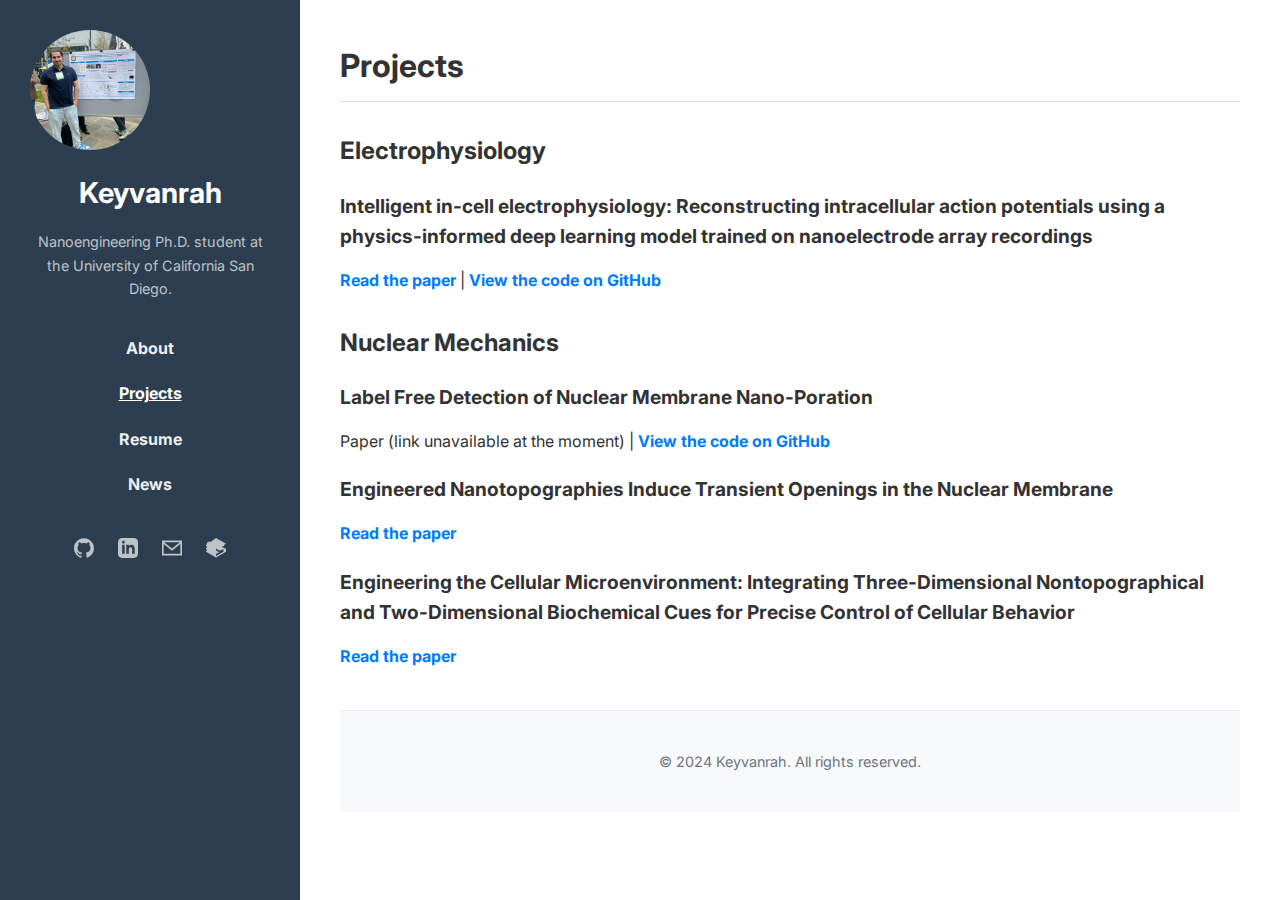
<file: projects.html>
<!DOCTYPE html>
<html lang="en">
<head>
    <meta charset="UTF-8">
    <meta name="viewport" content="width=device-width, initial-scale=1.0">
    <title>Keyvanrah - Projects</title>
    <link href="https://fonts.googleapis.com/css2?family=Inter:wght@400;700&display=swap" rel="stylesheet">
    <link rel="stylesheet" href="style.css">
</head>
<body>
    <div class="page-wrapper">
        <aside class="sidebar">
            <div class="sidebar-content">
                <div class="profile-pic-placeholder">
                    <img src="profile.jpeg" alt="Keyvanrah">
                </div>
                <h1>Keyvanrah</h1>
                <p class="subtitle">Nanoengineering Ph.D. student at the University of California San Diego.</p>
                <nav class="sidebar-nav">
                    <ul>
                        <li><a href="index.html">About</a></li>
                        <li><a href="projects.html" class="active">Projects</a></li>
                        <li><a href="resume.html">Resume</a></li>
                        <li><a href="news.html">News</a></li>
                    </ul>
                </nav>
                <div class="social-links-sidebar">
                    <a href="https://github.com/Bionelab" target="_blank" aria-label="GitHub">
                        <svg viewBox="0 0 24 24" xmlns="http://www.w3.org/2000/svg"><path d="M12 .297c-6.63 0-12 5.373-12 12 0 5.303 3.438 9.8 8.205 11.385.6.113.82-.258.82-.577 0-.285-.01-1.04-.015-2.04-3.338.724-4.042-1.61-4.042-1.61C4.422 18.07 3.633 17.7 3.633 17.7c-1.087-.744.084-.729.084-.729 1.205.084 1.838 1.236 1.838 1.236 1.07 1.835 2.809 1.305 3.495.998.108-.776.417-1.305.76-1.605-2.665-.3-5.466-1.332-5.466-5.93 0-1.31.465-2.38 1.235-3.22-.135-.303-.54-1.523.105-3.176 0 0 1.005-.322 3.3 1.23.96-.267 1.98-.399 3-.405 1.02.006 2.04.138 3 .405 2.28-1.552 3.285-1.23 3.285-1.23.645 1.653.24 2.873.12 3.176.765.84 1.23 1.91 1.23 3.22 0 4.61-2.805 5.625-5.475 5.92.42.36.81 1.096.81 2.22 0 1.606-.015 2.896-.015 3.286 0 .315.21.69.825.57C20.565 22.092 24 17.592 24 12.297c0-6.627-5.373-12-12-12"/></svg>
                    </a>
                    <a href="https://www.linkedin.com/in/keivan-rahmani/" target="_blank" aria-label="LinkedIn">
                        <svg viewBox="0 0 24 24" xmlns="http://www.w3.org/2000/svg"><path d="M19 0h-14c-2.761 0-5 2.239-5 5v14c0 2.761 2.239 5 5 5h14c2.762 0 5-2.239 5-5v-14c0-2.761-2.238-5-5-5zm-11 19h-3v-11h3v11zm-1.5-12.268c-.966 0-1.75-.79-1.75-1.764s.784-1.764 1.75-1.764 1.75.79 1.75 1.764-.783 1.764-1.75 1.764zm13.5 12.268h-3v-5.604c0-3.368-4-3.113-4 0v5.604h-3v-11h3v1.765c1.396-2.586 7-2.777 7 2.476v6.759z"/></svg>
                    </a>
                    <a href="mailto:kerahmani@ucsd.edu" aria-label="Email">
                        <svg viewBox="0 0 24 24" xmlns="http://www.w3.org/2000/svg"><path d="M0 3v18h24v-18h-24zm21.518 2l-9.518 7.713-9.518-7.713h19.036zm-19.518 14v-11.817l10 8.104 10-8.104v11.817h-20z"/></svg>
                    </a>
                    <a href="https://scholar.google.com/citations?user=CQgfkuEAAAAJ&hl=en" target="_blank" aria-label="Google Scholar">
                        <svg viewBox="0 0 24 24" xmlns="http://www.w3.org/2000/svg"><path d="M5.242 13.769l5.445-3.021L5.242 7.727V5.5L13.501 10l-8.259 4.5v-2.231zm10.983 1.431L12 12.581v2.457l3.675 2.04L12 19.125v2.375l8.969-5.053V13.5l-4.744 1.689v.011zM5 19.125V17.25L1.031 15V13.5L0 13.05v-1.1L1.031 11.5V10L0 9.55V8.45L1.031 7.5V5.75L5 3.875v1.196l.406-.223L12 0l12 6.75V7.5h-2.088v1.624L21.088 10H19.5v1.5H21.088l-.031.03L24 13.2V16.5l-12 6.75-12-6.75v-1.125L5 15.075v.025z"/></svg>
                    </a>
                </div>
            </div>
        </aside>

        <main class="main-content">
            <section id="projects">
                <h2>Projects</h2>

                <h3>Electrophysiology</h3>
                <ul>
                    <li>
                        <h4>Intelligent in-cell electrophysiology: Reconstructing intracellular action potentials using a physics-informed deep learning model trained on nanoelectrode array recordings</h4>
                        <p>
                            <a href="https://www.nature.com/articles/s41467-024-55571-6" target="_blank">Read the paper</a> |
                            <a href="https://github.com/Bionelab/Reconstructing-intracellular-action-potentials-from-cardiac-extracellular-waveforms" target="_blank">View the code on GitHub</a>
                        </p>
                    </li>
                </ul>

                <h3>Nuclear Mechanics</h3>
                <ul>
                    <li>
                        <h4>Label Free Detection of Nuclear Membrane Nano-Poration</h4>
                        <p>
                            Paper (link unavailable at the moment) |
                            <a href="https://github.com/Bionelab/Label-Free-Detection-of-Nuclear-Membrane-Nano-Poration" target="_blank">View the code on GitHub</a>
                        </p>
                    </li>
                    <li>
                        <h4>Engineered Nanotopographies Induce Transient Openings in the Nuclear Membrane</h4>
                        <p>
                            <a href="https://advanced.onlinelibrary.wiley.com/doi/abs/10.1002/adfm.202570031" target="_blank">Read the paper</a>
                        </p>
                    </li>
                    <li>
                        <h4>Engineering the Cellular Microenvironment: Integrating Three-Dimensional Nontopographical and Two-Dimensional Biochemical Cues for Precise Control of Cellular Behavior</h4>
                        <p>
                            <a href="https://pubs.acs.org/doi/full/10.1021/acsnano.4c03743" target="_blank">Read the paper</a>
                        </p>
                    </li>
                </ul>
            </section>
            
            <footer>
                <p>&copy; 2024 Keyvanrah. All rights reserved.</p>
            </footer>
        </main>
    </div>
</body>
</html>
</file>
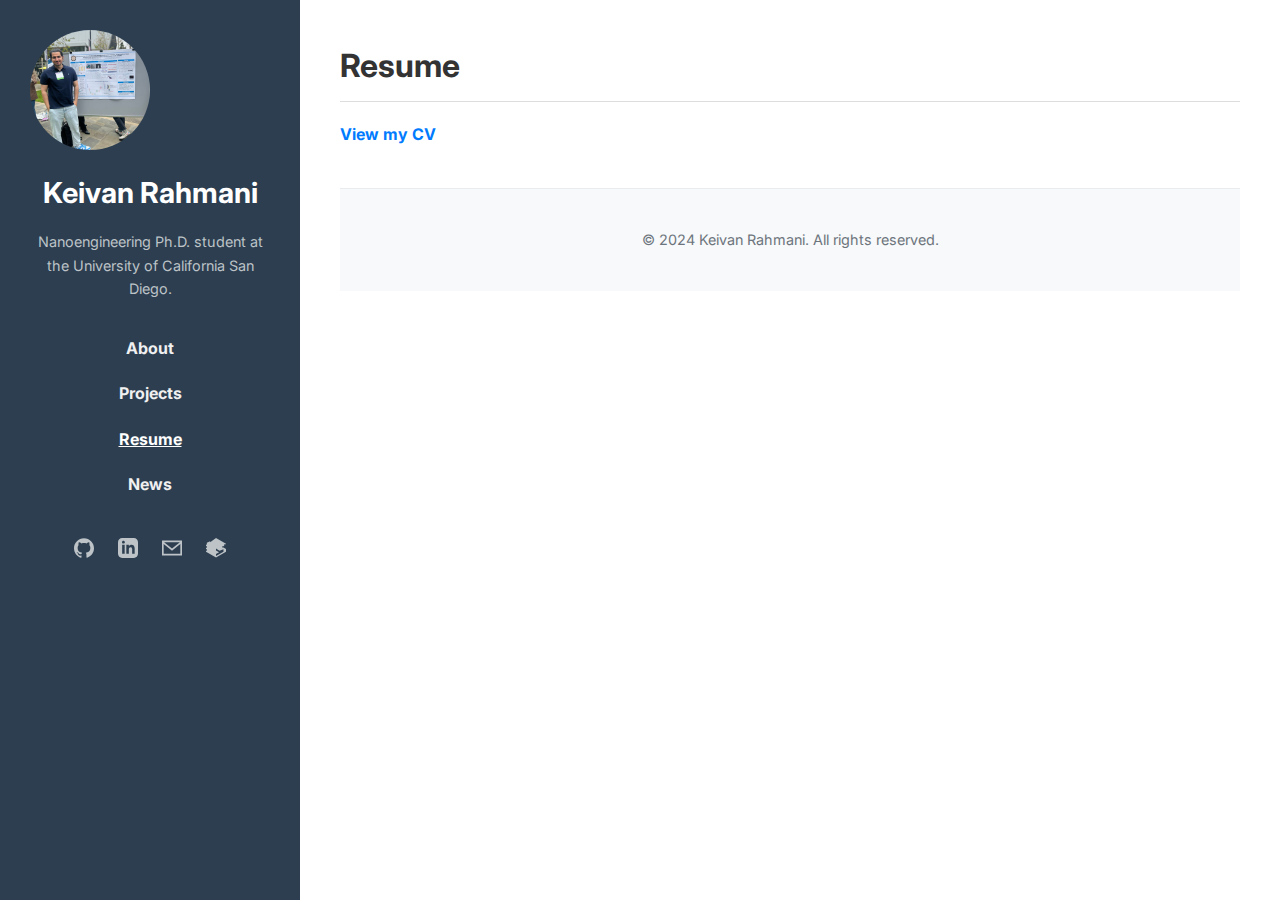
<file: resume.html>
<!DOCTYPE html>
<html lang="en">
<head>
    <meta charset="UTF-8">
    <meta name="viewport" content="width=device-width, initial-scale=1.0">
    <title>Keivan Rahmani - Resume</title>
    <link href="https://fonts.googleapis.com/css2?family=Inter:wght@400;700&display=swap" rel="stylesheet">
    <link rel="stylesheet" href="style.css">
</head>
<body>
    <div class="page-wrapper">
        <aside class="sidebar">
            <div class="sidebar-content">
                <div class="profile-pic-placeholder">
                    <img src="profile.jpeg" alt="Keivan Rahmani">
                </div>
                <h1>Keivan Rahmani</h1>
                <p class="subtitle">Nanoengineering Ph.D. student at the University of California San Diego.</p>
                <nav class="sidebar-nav">
                    <ul>
                        <li><a href="index.html">About</a></li>
                        <li><a href="projects.html">Projects</a></li>
                        <li><a href="resume.html" class="active">Resume</a></li>
                        <li><a href="news.html">News</a></li>
                    </ul>
                </nav>
                <div class="social-links-sidebar">
                    <a href="https://github.com/Bionelab" target="_blank" aria-label="GitHub">
                        <svg viewBox="0 0 24 24" xmlns="http://www.w3.org/2000/svg"><path d="M12 .297c-6.63 0-12 5.373-12 12 0 5.303 3.438 9.8 8.205 11.385.6.113.82-.258.82-.577 0-.285-.01-1.04-.015-2.04-3.338.724-4.042-1.61-4.042-1.61C4.422 18.07 3.633 17.7 3.633 17.7c-1.087-.744.084-.729.084-.729 1.205.084 1.838 1.236 1.838 1.236 1.07 1.835 2.809 1.305 3.495.998.108-.776.417-1.305.76-1.605-2.665-.3-5.466-1.332-5.466-5.93 0-1.31.465-2.38 1.235-3.22-.135-.303-.54-1.523.105-3.176 0 0 1.005-.322 3.3 1.23.96-.267 1.98-.399 3-.405 1.02.006 2.04.138 3 .405 2.28-1.552 3.285-1.23 3.285-1.23.645 1.653.24 2.873.12 3.176.765.84 1.23 1.91 1.23 3.22 0 4.61-2.805 5.625-5.475 5.92.42.36.81 1.096.81 2.22 0 1.606-.015 2.896-.015 3.286 0 .315.21.69.825.57C20.565 22.092 24 17.592 24 12.297c0-6.627-5.373-12-12-12"/></svg>
                    </a>
                    <a href="https://www.linkedin.com/in/keivan-rahmani/" target="_blank" aria-label="LinkedIn">
                        <svg viewBox="0 0 24 24" xmlns="http://www.w3.org/2000/svg"><path d="M19 0h-14c-2.761 0-5 2.239-5 5v14c0 2.761 2.239 5 5 5h14c2.762 0 5-2.239 5-5v-14c0-2.761-2.238-5-5-5zm-11 19h-3v-11h3v11zm-1.5-12.268c-.966 0-1.75-.79-1.75-1.764s.784-1.764 1.75-1.764 1.75.79 1.75 1.764-.783 1.764-1.75 1.764zm13.5 12.268h-3v-5.604c0-3.368-4-3.113-4 0v5.604h-3v-11h3v1.765c1.396-2.586 7-2.777 7 2.476v6.759z"/></svg>
                    </a>
                    <a href="mailto:kerahmani@ucsd.edu" aria-label="Email">
                        <svg viewBox="0 0 24 24" xmlns="http://www.w3.org/2000/svg"><path d="M0 3v18h24v-18h-24zm21.518 2l-9.518 7.713-9.518-7.713h19.036zm-19.518 14v-11.817l10 8.104 10-8.104v11.817h-20z"/></svg>
                    </a>
                    <a href="https://scholar.google.com/citations?user=CQgfkuEAAAAJ&hl=en" target="_blank" aria-label="Google Scholar">
                        <svg viewBox="0 0 24 24" xmlns="http://www.w3.org/2000/svg"><path d="M5.242 13.769l5.445-3.021L5.242 7.727V5.5L13.501 10l-8.259 4.5v-2.231zm10.983 1.431L12 12.581v2.457l3.675 2.04L12 19.125v2.375l8.969-5.053V13.5l-4.744 1.689v.011zM5 19.125V17.25L1.031 15V13.5L0 13.05v-1.1L1.031 11.5V10L0 9.55V8.45L1.031 7.5V5.75L5 3.875v1.196l.406-.223L12 0l12 6.75V7.5h-2.088v1.624L21.088 10H19.5v1.5H21.088l-.031.03L24 13.2V16.5l-12 6.75-12-6.75v-1.125L5 15.075v.025z"/></svg>
                    </a>
                </div>
            </div>
        </aside>

        <main class="main-content">
            <section id="resume">
                <h2>Resume</h2>
                <p>
                    <a href="cv_google.pdf" target="_blank">View my CV</a>
                </p>
            </section>
            
            <footer>
                <p>&copy; 2024 Keivan Rahmani. All rights reserved.</p>
            </footer>
        </main>
    </div>
</body>
</html>
</file>
<file: style.css>
/* Reset and Base Styles */
html {
    scroll-behavior: smooth; /* Smooth scrolling for anchor links */
}

body {
    font-family: 'Inter', sans-serif;
    margin: 0;
    padding: 0;
    background-color: #ffffff; /* White background for main area */
    color: #333333; /* Dark text for main area */
    line-height: 1.6;
}

.page-wrapper {
    display: flex;
}

/* Sidebar Styles - Reverting to Dark Theme like example */
.sidebar {
    width: 300px;
    height: 100vh;
    position: fixed;
    left: 0;
    top: 0;
    background-color: #2c3e50; /* Dark slate blue */
    color: #f0f0f0; /* Off-white text */
    padding: 30px;
    box-sizing: border-box;
    display: flex;
    flex-direction: column;
    align-items: center; /* Center content in sidebar */
    text-align: center; /* Center text in sidebar */
    overflow-y: auto;
    /* border-right: 1px solid #e0e0e0; Removed for cleaner dark sidebar */
}

.profile-pic-placeholder {
    width: 120px;
    height: 120px;
    background-color: #4a5a6a; /* Darker placeholder */
    border-radius: 50%;
    margin-bottom: 20px;
    overflow: hidden;
}

.profile-pic-placeholder img {
    width: 100%;
    height: 100%;
    object-fit: cover;
}

.sidebar h1 {
    font-family: 'Inter', sans-serif;
    font-size: 1.8em; /* Adjusted for Inter */
    font-weight: 700;
    margin: 0 0 5px 0;
    color: #ffffff; /* Pure white for name */
}

.sidebar .subtitle {
    font-size: 0.9em;
    color: #bdc3c7; /* Lighter gray for subtitle */
    margin-bottom: 30px;
    font-weight: 400;
}

.sidebar-nav ul {
    list-style: none;
    padding: 0;
    margin: 0 0 30px 0;
}

.sidebar-nav li {
    margin-bottom: 8px;
}

.sidebar-nav a {
    color: #f0f0f0;
    text-decoration: none;
    font-size: 1em;
    font-weight: 700;
    display: inline-block;
    padding: 6px 10px;
    border-radius: 4px;
    transition: color 0.3s ease, background-color 0.3s ease;
}

.sidebar-nav a:hover {
    color: #ffffff;
    text-decoration: underline;
}

.sidebar-nav a.active {
    color: #ffffff;
    text-decoration: underline; /* Simple underline for active */
    font-weight: 700;
}

.social-links-sidebar {
    margin-top: auto;
}

.social-links-sidebar a {
    color: #bdc3c7;
    text-decoration: none;
    margin: 0 10px;
    transition: color 0.3s ease;
}

.social-links-sidebar a:hover {
    color: #ffffff;
}

.social-links-sidebar a svg {
    width: 20px;
    height: 20px;
    fill: currentColor;
    vertical-align: middle;
}

/* Main Content Styles - Light Theme */
.main-content {
    margin-left: 300px;
    padding: 40px;
    width: calc(100% - 300px);
    box-sizing: border-box;
    overflow-y: auto;
    background-color: #ffffff;
}

section {
    margin-bottom: 40px;
}

section h2, section h3, section h4 {
    font-family: 'Inter', sans-serif;
    font-weight: 700;
    color: #333333;
}

section h2 {
    font-size: 2em;
    margin: 0 0 20px 0;
    padding-bottom: 10px;
    border-bottom: 1px solid #dddddd;
}

section h3 {
    font-size: 1.5em;
    margin: 30px 0 15px 0;
}

section h4 {
    font-size: 1.2em;
    margin: 20px 0 10px 0;
}

section ul {
    list-style-type: none;
    padding-left: 0;
}

section ul li {
    margin-bottom: 1em;
}

section p {
    margin-bottom: 1em;
    font-size: 1em;
    line-height: 1.6;
}

section ul li p {
    font-size: 1em;
    line-height: 1.6;
}

#news-coverage ul li {
    margin-bottom: 30px;
    padding-bottom: 20px;
    border-bottom: 1px solid #eeeeee;
}
#news-coverage li:last-child {
    border-bottom: none; padding-bottom: 0; margin-bottom: 0;
}
.news-date {
    font-family: 'Inter', sans-serif;
    font-weight: 700;
    font-size: 0.85em;
    color: #555555;
    margin-bottom: 8px;
    display: block;
}
#news-coverage img {
    max-width: 100%;
    height: auto;
    border-radius: 4px;
    margin-top: 10px;
    margin-bottom: 10px;
    display: block;
    margin-left: auto;
    margin-right: auto;
    max-width: 350px; /* Slightly smaller for cleaner look */
    /* box-shadow: 0 4px 8px rgba(0,0,0,0.08); Removed for cleaner look */
}

a {
    color: #007bff; /* Standard blue for links in main content */
    text-decoration: none;
    font-weight: 700; /* Inter bold for links */
}

a:hover {
    text-decoration: underline;
    color: #0056b3; /* Darker blue on hover */
}

footer {
    text-align: center;
    padding: 25px;
    background-color: #f8f9fa; /* Light gray footer */
    color: #6c757d; /* Muted text color */
    margin-top: 40px;
    border-top: 1px solid #e9ecef;
    font-size: 0.9em;
}

@media (max-width: 768px) {
    .sidebar {
        width: 100%;
        height: auto;
        position: static;
        border-bottom: 1px solid #3a4a5a; /* Darker border for dark sidebar */
    }
    .main-content {
        margin-left: 0;
        width: 100%;
        padding: 25px;
    }
    section h2 {
        font-size: 1.8em;
    }
    section h3 {
        font-size: 1.4em;
    }
    section h4 {
        font-size: 1.15em;
    }
    .profile-pic-placeholder {
        width: 100px;
        height: 100px;
    }
}

/* Remove old header, nav, social-links-header, hr.header-separator styles as they are not used anymore */
/* header, .header-content, .name-brand, header nav, .social-links-header, hr.header-separator { display: none; } */

/* News Section Styling - Time-Based */
#news-coverage ul {
    list-style-type: none;
    padding-left: 0;
}

#news-coverage li {
    margin-bottom: 40px; /* Increased space between news items */
    padding-bottom: 30px; /* Space for border */
    border-bottom: 1px solid #e0e0e0; /* Subtle separator */
    position: relative; /* For date positioning if needed, or just structure */
}

#news-coverage li:last-child {
    margin-bottom: 0;
    border-bottom: none;
    padding-bottom: 0;
}

.news-item-content {
    /* If we need a wrapper inside li, for now styling li directly */
}

.news-date {
    font-family: 'Montserrat', sans-serif;
    font-weight: 700; /* Bold date */
    font-size: 0.9em;
    color: #8c6046; /* Darker accent for date, or a distinct gray */
    margin-bottom: 10px;
    display: block; /* Ensure it takes its own line */
}

/* Education and Work Experience Section Styling */
.education-list li, .work-experience-list li {
    display: flex;
    align-items: flex-start; /* Align items to the top */
    margin-bottom: 20px;
}

.uni-logo-container {
    width: 80px; /* Fixed width for logo container */
    margin-right: 20px;
    flex-shrink: 0; /* Prevent shrinking */
}

.uni-logo {
    max-width: 100%;
    height: auto;
    max-height: 50px; /* Max height for logos */
}

.ualberta-logo {
    /* Specific adjustments if needed, e.g., if it's too wide */
}

.sharif-logo {
    /* Specific adjustments if needed */
    background-color: #f0f0f0; /* Example: if logo is white/transparent and needs contrast */
    padding: 5px;
    box-sizing: border-box;
}

.education-details, .work-experience-list ul {
    flex-grow: 1;
}

.work-experience-list > li {
    display: block; /* Override flex for top-level work items to allow block layout */
}

.work-experience-list ul {
    list-style-type: disc;
    padding-left: 20px; /* Indent for sub-bullets */
    margin-top: 5px;
}

.work-experience-list ul li {
    display: list-item; /* Ensure sub-items are list-items */
    margin-bottom: 5px; /* Spacing for sub-bullets */
    align-items: initial; /* Reset from parent */
}
</file>
